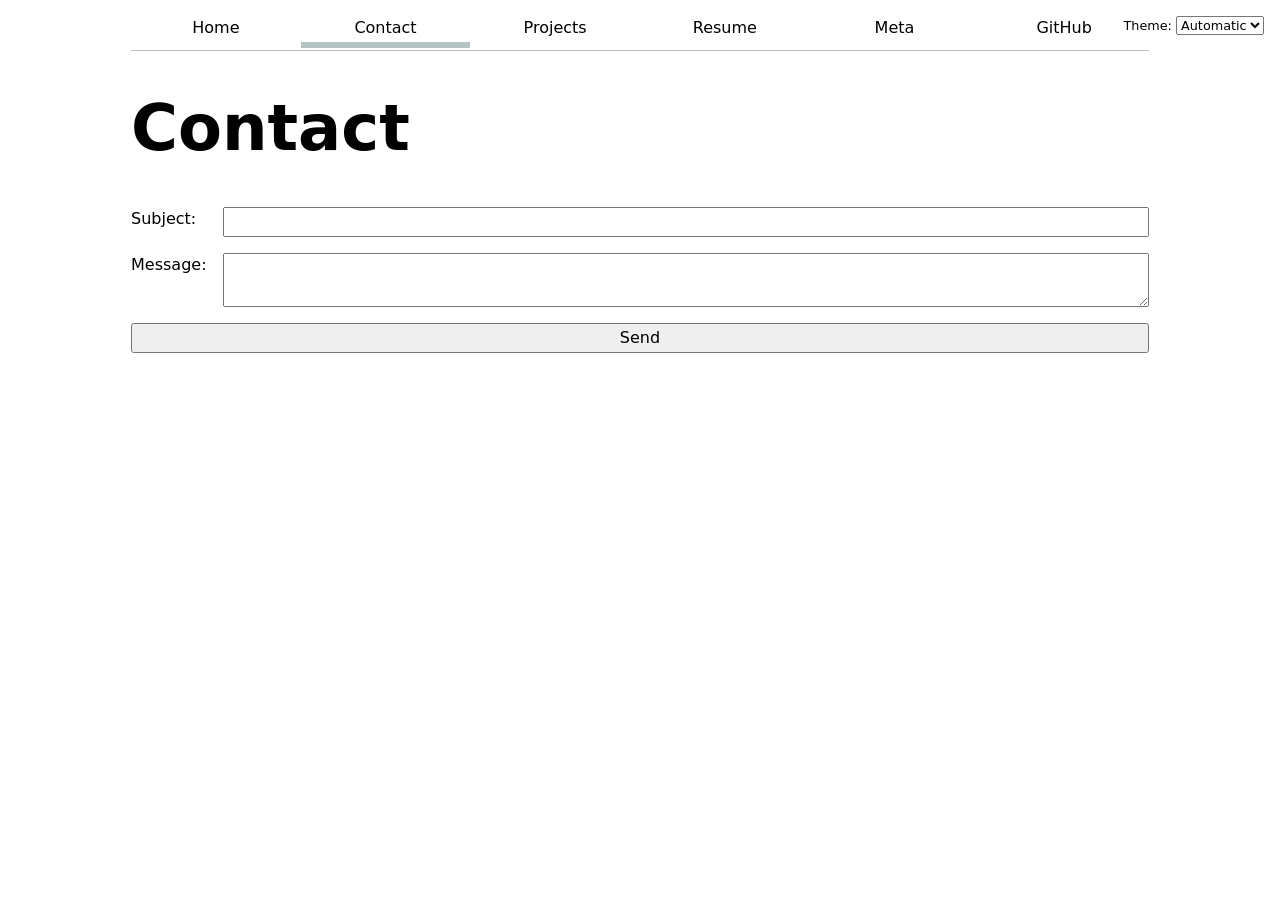
<file: contact/index.html>
<!DOCTYPE html>
<html lang="en">
<head>
    <meta charset="UTF-8">
    <meta name="viewport" content="width=device-width, initial-scale=1.0">
    <title>Contact</title>
    <link rel="stylesheet" href="style.css">
    <script type="module" src="../global.js"></script>
</head>
<body>
    <h1>Contact</h1>
    <form action="mailto:ais007@ucsd.edu" method="get">
        <label>
            Subject:
            <input name="subject">
        </label>
        
        <label>
            Message:
            <textarea name="body"></textarea>
        </label>

        <button>Send</button>
    </form>
</body>
</html>
</file>
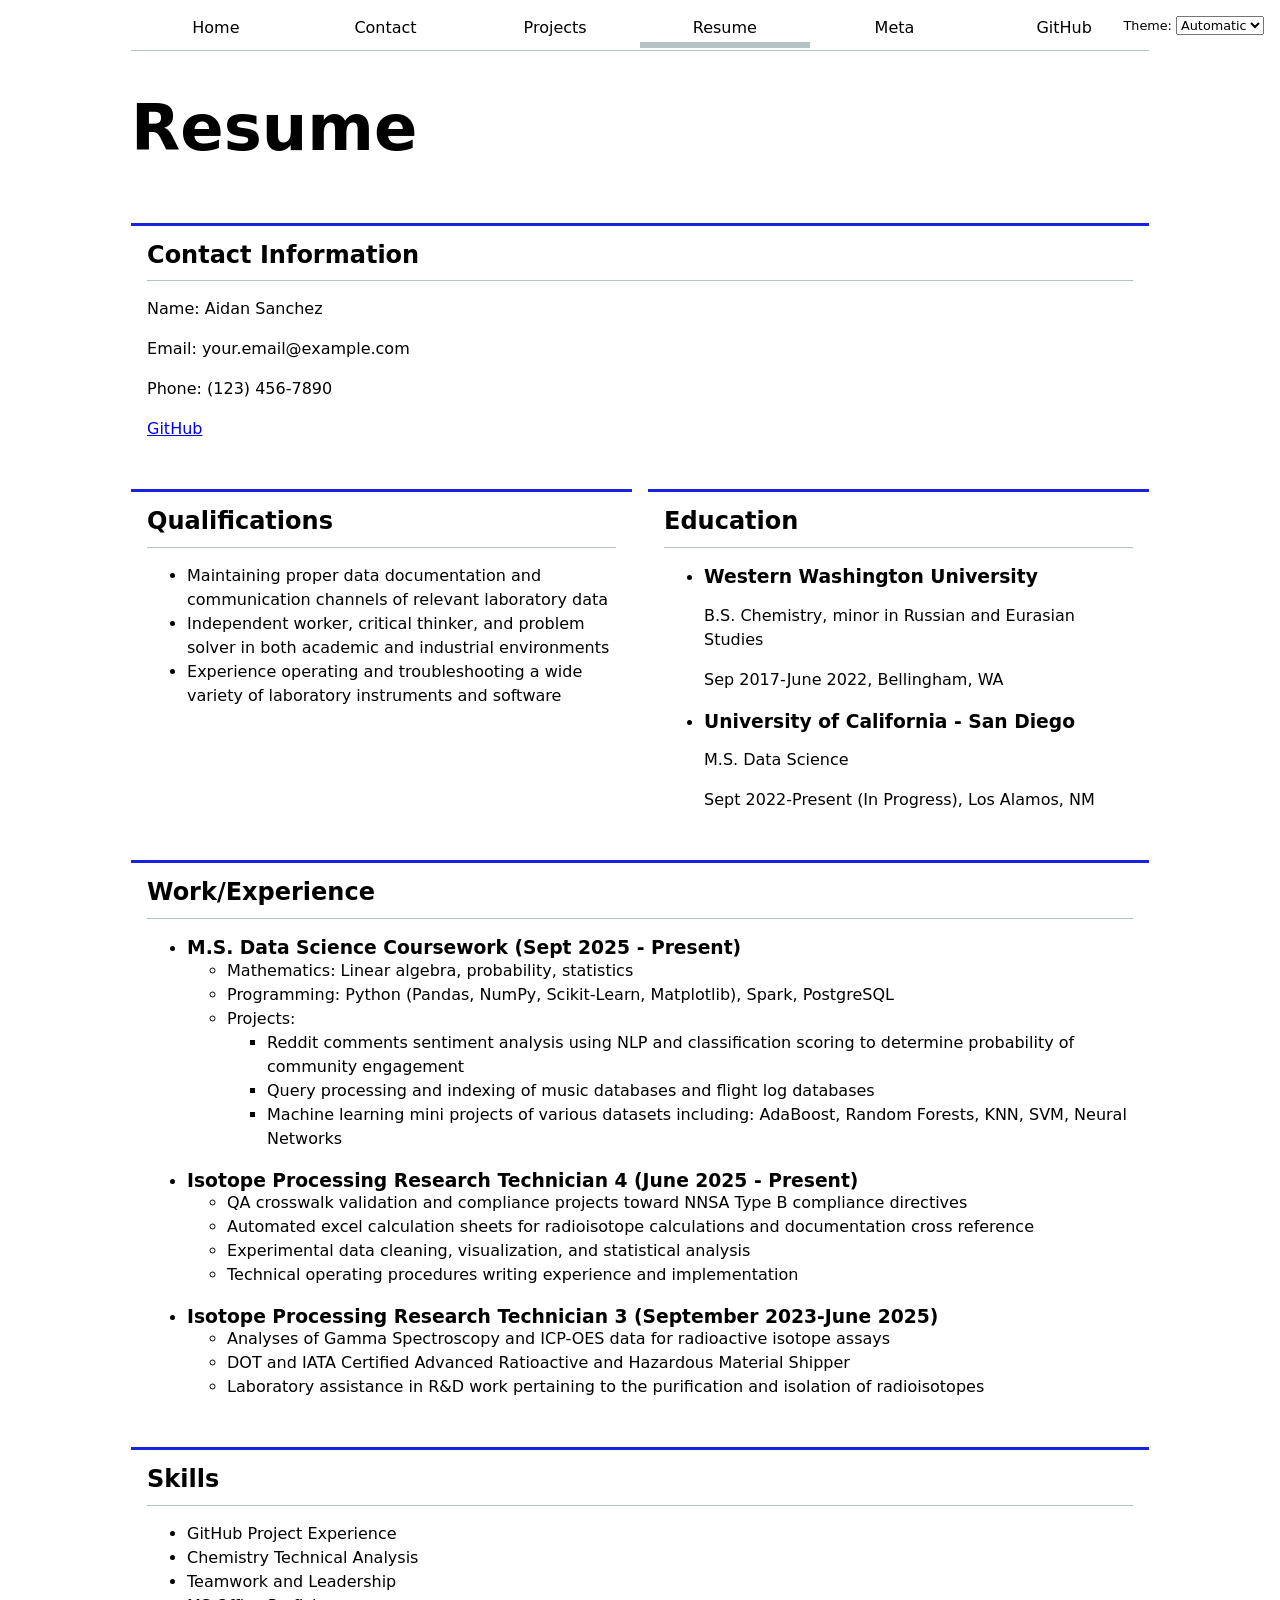
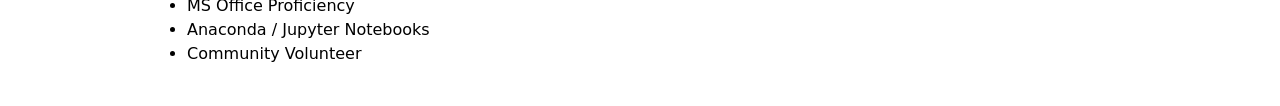
<file: Resume/index.html>
<!DOCTYPE html>
<html lang="en">
<head>
    <meta charset="UTF-8">
    <meta name="viewport" content="width=device-width, initial-scale=1.0">
    <title>Resume</title>
    <link rel="stylesheet" href="style.css">
    <script type="module" src="../global.js"></script>
</head>
<body>
    <main>
        <h1>Resume</h1>
        <article class="resume-wide">
            <h2>Contact Information</h2>
            <p>Name: Aidan Sanchez</p>
            <p>Email: your.email@example.com</p>
            <p>Phone: (123) 456-7890</p>
            <p><a href="https://github.com/AidanAide" target="_blank">GitHub</a></p>
        </article>
        <section>
            <h2>Qualifications</h2>
            <ul>
                <li>Maintaining proper data documentation and communication channels of relevant laboratory data</li>
                <li>Independent worker, critical thinker, and problem solver in both academic and industrial environments</li>
                <li>Experience operating and troubleshooting a wide variety of laboratory instruments and software</li>
            </ul>
        </section>

        <section>
            <h2>Education</h2>
            <ul>
                <li>
                    <h3>Western Washington University</h3>
                    <p>B.S. Chemistry, minor in Russian and Eurasian Studies</p>
                    <p><time>Sep 2017</time>-<time>June 2022</time>, Bellingham, WA</p>
                </li>
                <li>
                    <h3>University of California - San Diego</h3>
                    <p>M.S. Data Science</p>
                    <p><time>Sept 2022</time>-Present (In Progress), Los Alamos, NM</p>
                </li>
            </ul>
        </section>

        <section class="resume-wide">
            <h2>Work/Experience</h2>
            <ul>
                <li>
                    <h3>M.S. Data Science Coursework (<time>Sept 2025</time> - Present)</h3>
                    <ul>
                        <li>Mathematics: Linear algebra, probability, statistics</li>
                        <li>Programming: Python (Pandas, NumPy, Scikit-Learn, Matplotlib), Spark, PostgreSQL</li>
                        <li>Projects:
                            <ul>
                                <li>Reddit comments sentiment analysis using NLP and classification scoring to determine probability of community engagement</li>
                                <li>Query processing and indexing of music databases and flight log databases</li>
                                <li>Machine learning mini projects of various datasets including: AdaBoost, Random Forests, KNN, SVM, Neural Networks</li>
                            </ul>
                        </li>
                    </ul>
                </li>
                <li>
                    <h3>Isotope Processing Research Technician 4 (<time>June 2025</time> - Present)</h3>
                    <ul>
                        <li>QA crosswalk validation and compliance projects toward NNSA Type B compliance directives</li>
                        <li>Automated excel calculation sheets for radioisotope calculations and documentation cross reference</li>
                        <li>Experimental data cleaning, visualization, and statistical analysis</li>
                        <li>Technical operating procedures writing experience and implementation</li>
                    </ul>
                </li>
                <li>
                    <h3>Isotope Processing Research Technician 3 (<time>September 2023</time>-<time>June 2025</time>)</h3>
                    <ul>
                        <li>Analyses of Gamma Spectroscopy and ICP-OES data for radioactive isotope assays</li>
                        <li>DOT and IATA Certified Advanced Ratioactive and Hazardous Material Shipper</li>
                        <li>Laboratory assistance in R&amp;D work pertaining to the purification and isolation of radioisotopes</li>
                    </ul>
                </li>
            </ul>
        </section>

        <section class="resume-wide">
            <h2>Skills</h2>
            <ul>
                <li>GitHub Project Experience</li>
                <li>Chemistry Technical Analysis</li>
                <li>Teamwork and Leadership</li>
                <li>MS Office Proficiency</li>
                <li>Anaconda / Jupyter Notebooks</li>
                <li>Community Volunteer</li>
            </ul>
        </section>
    </main>
</body>
</html>
</file>
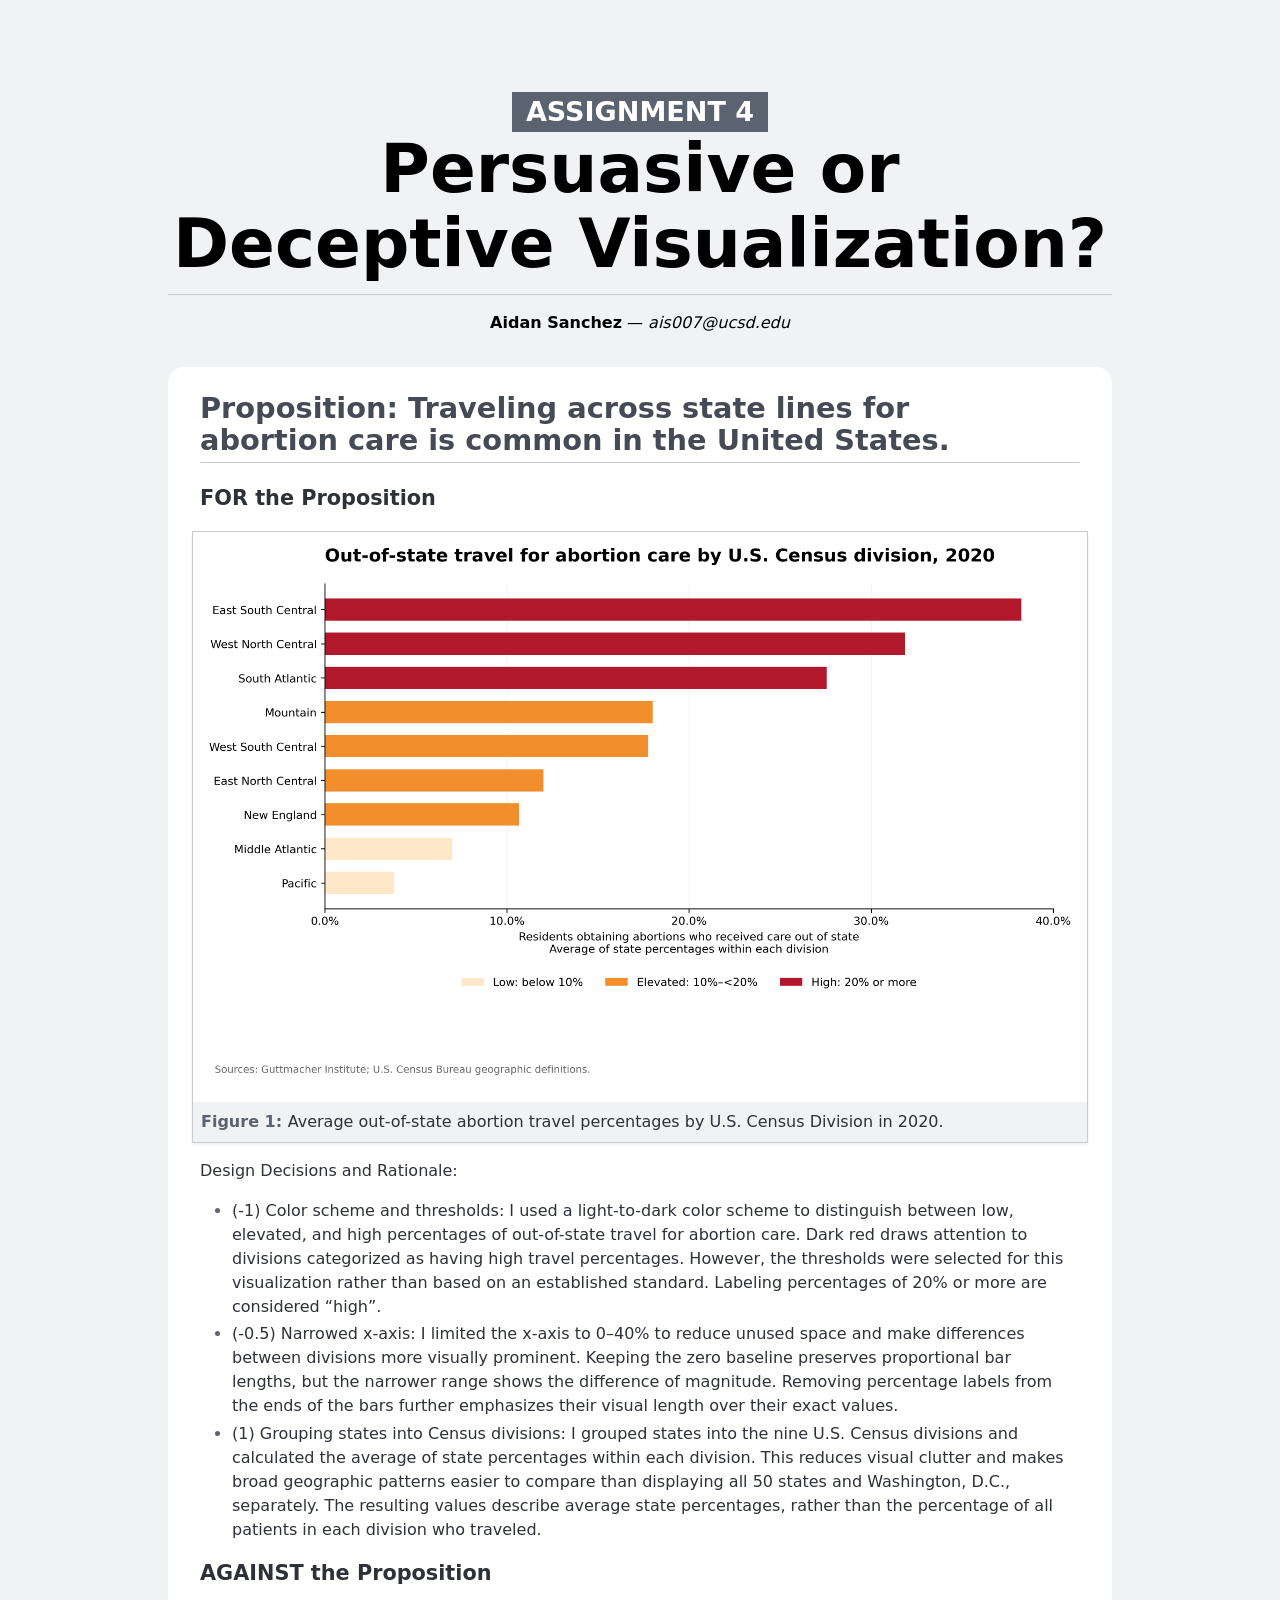
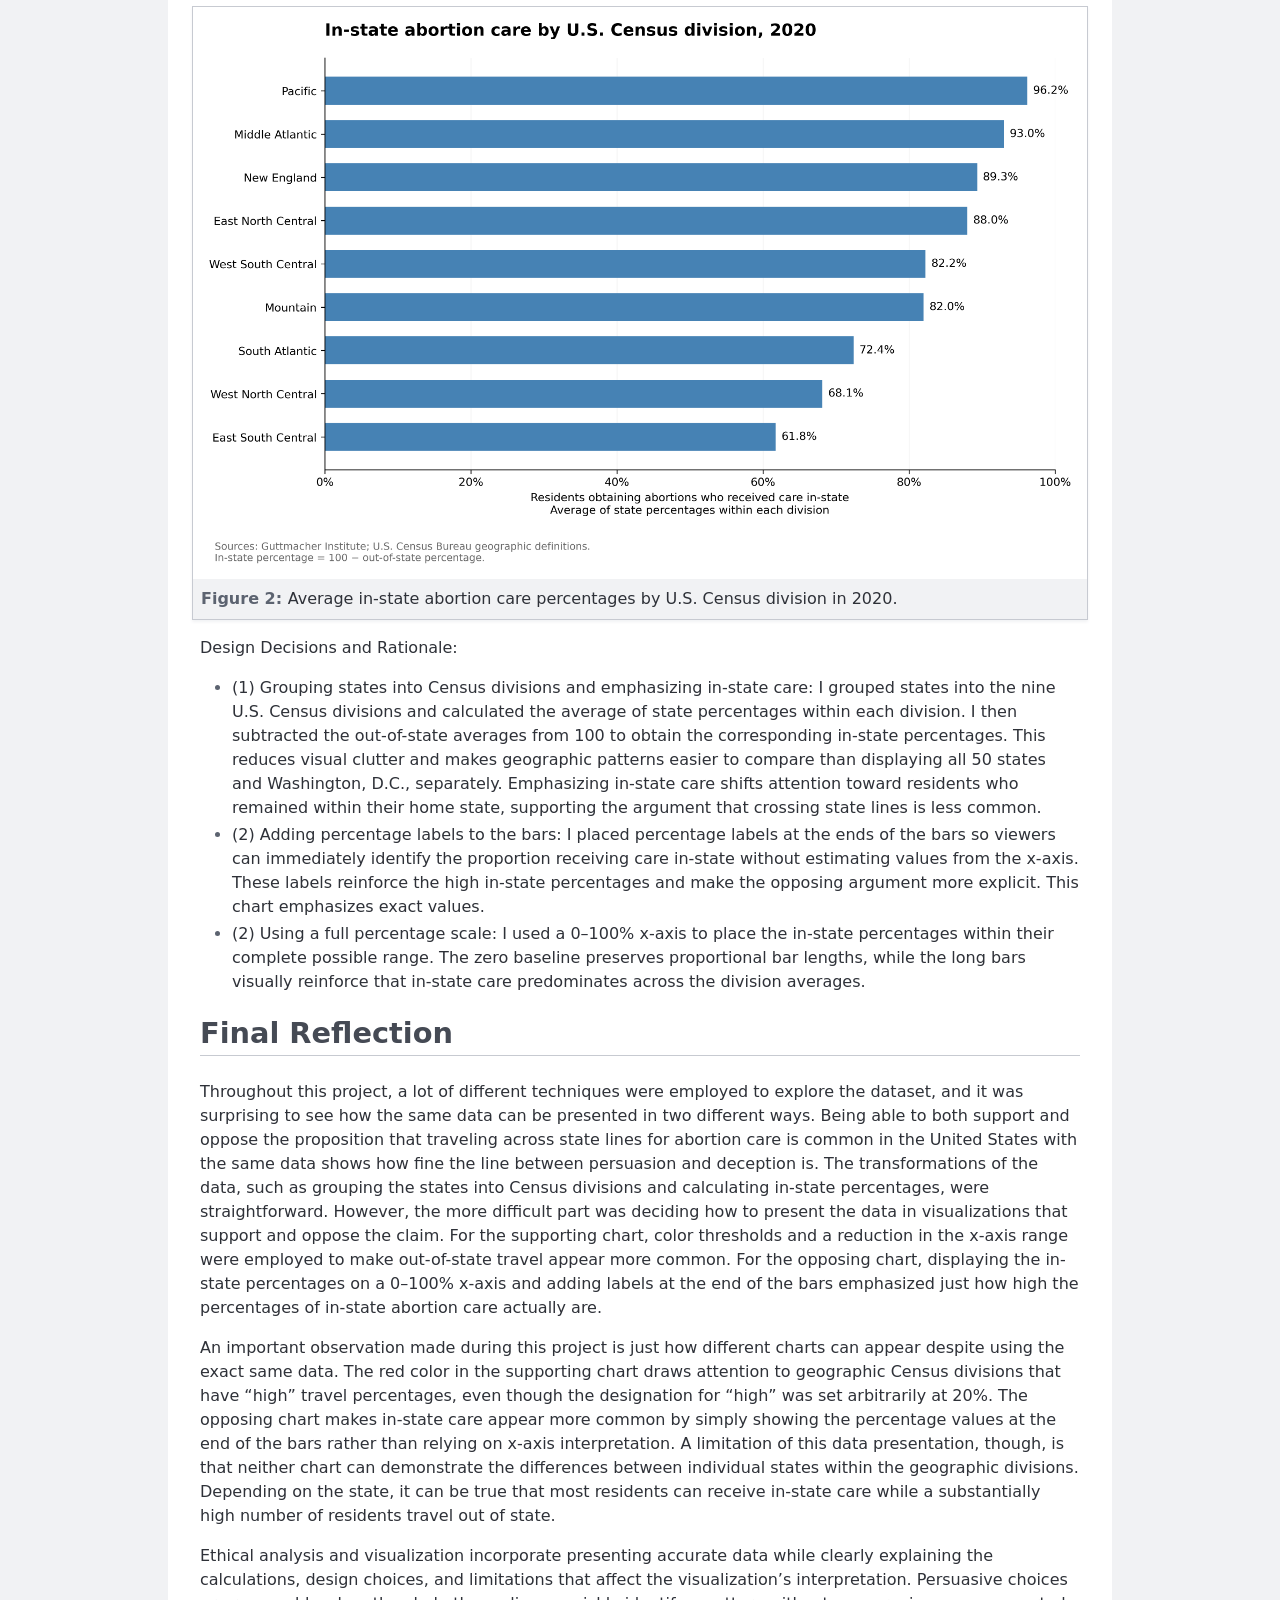
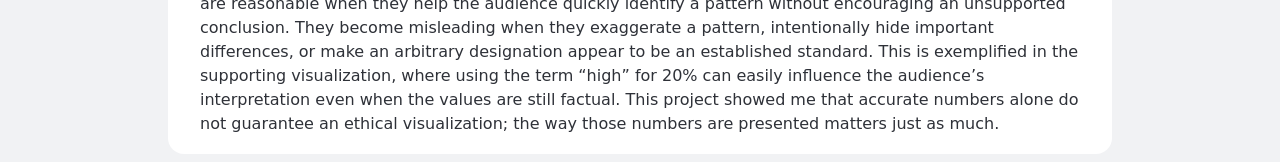
<file: projects/Project 2/project2_report.html>
<!DOCTYPE html>
<html lang="en">
  <head>
    <title>Project 2 Report</title>
    <style>
      :root {
        --color-neutral-95: hsl(220 10% 95%);
        --color-neutral-90: hsl(220 10% 90%);
        --color-neutral-80: hsl(220 10% 80%);
        --color-neutral-70: hsl(220 10% 70%);
        --color-neutral-60: hsl(220 10% 60%);
        --color-neutral-50: hsl(220 10% 50%);
        --color-neutral-40: hsl(220 10% 40%);
        --color-neutral-30: hsl(220 10% 30%);
        --color-neutral-20: hsl(220 10% 20%);
        --color-neutral-10: hsl(220 10% 10%);
      }

      html {
        font: 100%/1.5 system-ui;
        counter-reset: figure;
        background: var(--color-neutral-95);
        max-width: min(75vw, 80em);
        margin: 0 auto;
      }

      /* Headings */

      h1,
      h2,
      h3,
      h4,
      h5,
      h6 {
        line-height: 1.1;
        font-weight: 600;
        text-wrap: balance;
      }

      h1,
      h2 {
        border-bottom: 1px solid var(--color-neutral-80);
        padding-bottom: 0.2em;
      }

      h1 {
        margin-block: 1em 0.5rem;
        font-size: clamp(2.5em, 150% + 2vh + 2vw, 10vmin);
        font-weight: 800;

        small {
          display: block;
          width: fit-content;
          padding: 0.2em 0.5em;
          margin-inline: auto;
          color: white;
          background: var(--color-neutral-40);
          font-size: 40%;
          text-transform: uppercase;
          white-space: nowrap;
        }
      }

      h2 {
        font-size: 180%;
        color: var(--color-neutral-30);
      }

      h3 {
        font-size: 130%;
      }

      /* Lists */

      ul,
      ol {
        padding-inline-start: 2em;
      }

      li {
        &::marker {
          color: var(--color-neutral-40);
        }

        + li {
          margin-top: 0.2em;
        }
      }

      /* Sectioning elements */

      header {
        padding-block: 1em;
        text-align: center;
      }

      main {
        background: white;
        color: var(--color-neutral-20);
        border-radius: 1rem;
        padding: 0.1rem 2rem;
      }

      /* Figures */

      figure img {
        display: block;
        max-width: 100%;
        height: auto;
        margin-inline: auto;
      }

      figure {
        margin: 1em 0;
        padding: 0.5rem;
        margin-inline: -0.5em;
        border: 1px solid var(--color-neutral-80);
        box-shadow: 0 0.1em 0.2em var(--color-neutral-95);
        text-align: center;
        background: white;

        > figcaption {
          font: 500 75% var(--font-sans);
          background: var(--color-neutral-95);
          padding: 0.5rem;
          margin: -0.5rem;
          margin-top: 0.5rem;
          counter-increment: figure;
          text-align: left;

          &::before {
            content: 'Figure ' counter(figure) ': ';
            font-weight: bold;
            color: var(--color-neutral-40);
          }

          a:not(:hover, :focus, :active) {
            color: inherit;
            text-decoration: underline;
            text-decoration-color: color-mix(
              in lab,
              currentColor,
              transparent 70%
            );
          }
        }
      }
    </style>
  </head>

  <body>
    <header>
      <h1>
        <small>Assignment 4</small>
        Persuasive or Deceptive Visualization?
      </h1>

      <p><strong>Aidan Sanchez</strong> — <em>ais007@ucsd.edu</em></p>
    </header>

    <main>
      <h2>Proposition: Traveling across state lines for abortion care is common in the United States.</h2>

      <section>
        <h3>FOR the Proposition</h3>

        <figure>
          <img src="../../images/travel_color_thresholds_support.png" alt="" width=1200 />
          <figcaption>Average out-of-state abortion travel percentages by U.S. Census Division in 2020.</figcaption>
        </figure>

        <p>Design Decisions and Rationale:</p>

        <ul>
          <li> (-1) Color scheme and thresholds: I used a light-to-dark color scheme to distinguish between low, elevated, and high percentages of out-of-state travel for abortion care. Dark red draws attention to divisions categorized as having high travel percentages. However, the thresholds were selected for this visualization rather than based on an established standard. Labeling percentages of 20% or more are considered “high”.</li>
          <li> (-0.5) Narrowed x-axis: I limited the x-axis to 0–40% to reduce unused space and make differences between divisions more visually prominent. Keeping the zero baseline preserves proportional bar lengths, but the narrower range shows the difference of magnitude. Removing percentage labels from the ends of the bars further emphasizes their visual length over their exact values.</li>
          <li> (1) Grouping states into Census divisions: I grouped states into the nine U.S. Census divisions and calculated the average of state percentages within each division. This reduces visual clutter and makes broad geographic patterns easier to compare than displaying all 50 states and Washington, D.C., separately. The resulting values describe average state percentages, rather than the percentage of all patients in each division who traveled.</li>
        </ul>
      </section>

      <section>
        <h3>AGAINST the Proposition</h3>

        <figure>
          <img src="../../images/travel_divisions_opposition.png" alt="" width=1200 />
          <figcaption>Average in-state abortion care percentages by U.S. Census division in 2020.</figcaption>
        </figure>

        <p>Design Decisions and Rationale:</p>

        <ul>
          <li> (1) Grouping states into Census divisions and emphasizing in-state care: I grouped states into the nine U.S. Census divisions and calculated the average of state percentages within each division. I then subtracted the out-of-state averages from 100 to obtain the corresponding in-state percentages. This reduces visual clutter and makes geographic patterns easier to compare than displaying all 50 states and Washington, D.C., separately. Emphasizing in-state care shifts attention toward residents who remained within their home state, supporting the argument that crossing state lines is less common.</li>
          <li> (2) Adding percentage labels to the bars: I placed percentage labels at the ends of the bars so viewers can immediately identify the proportion receiving care in-state without estimating values from the x-axis. These labels reinforce the high in-state percentages and make the opposing argument more explicit. This chart emphasizes exact values.</li>
          <li> (2) Using a full percentage scale: I used a 0–100% x-axis to place the in-state percentages within their complete possible range. The zero baseline preserves proportional bar lengths, while the long bars visually reinforce that in-state care predominates across the division averages.</li>
        </ul>
      </section>

      <section>
        <h2>Final Reflection</h2>
        
        <p>Throughout this project, a lot of different techniques were employed to explore the dataset, and it was surprising to see how the same data can be presented in two different ways. Being able to both support and oppose the proposition that traveling across state lines for abortion care is common in the United States with the same data shows how fine the line between persuasion and deception is. The transformations of the data, such as grouping the states into Census divisions and calculating in-state percentages, were straightforward. However, the more difficult part was deciding how to present the data in visualizations that support and oppose the claim. For the supporting chart, color thresholds and a reduction in the x-axis range were employed to make out-of-state travel appear more common. For the opposing chart, displaying the in-state percentages on a 0–100% x-axis and adding labels at the end of the bars emphasized just how high the percentages of in-state abortion care actually are. </p>

        <p>An important observation made during this project is just how different charts can appear despite using the exact same data. The red color in the supporting chart draws attention to geographic Census divisions that have “high” travel percentages, even though the designation for “high” was set arbitrarily at 20%. The opposing chart makes in-state care appear more common by simply showing the percentage values at the end of the bars rather than relying on x-axis interpretation. A limitation of this data presentation, though, is that neither chart can demonstrate the differences between individual states within the geographic divisions. Depending on the state, it can be true that most residents can receive in-state care while a substantially high number of residents travel out of state.</p>

        <p>Ethical analysis and visualization incorporate presenting accurate data while clearly explaining the calculations, design choices, and limitations that affect the visualization’s interpretation. Persuasive choices are reasonable when they help the audience quickly identify a pattern without encouraging an unsupported conclusion. They become misleading when they exaggerate a pattern, intentionally hide important differences, or make an arbitrary designation appear to be an established standard. This is exemplified in the supporting visualization, where using the term “high” for 20% can easily influence the audience’s interpretation even when the values are still factual. This project showed me that accurate numbers alone do not guarantee an ethical visualization; the way those numbers are presented matters just as much.</p>
      </section>
    </main>
  </body>
</html>
</file>
<file: contact/style.css>
html {
    color-scheme: light dark;
    --color-accent: oklch(43.331% 0.26421 266.404);
    accent-color: var(--color-accent);
}
body {
    /*Set line height to 1.5 times the font size
    */
    font: 100%/1.5 system-ui;
    max-width: 100ch;
    margin-inline: auto;
    padding: 0 1rem;
}
.color-scheme {
    position: absolute;
    top: 1rem;
    right: 1rem;
    font-size: 80%;
}
.color-scheme select,
input,
textarea,
button {
    font: inherit;
}
ul {
    display: contents;
}
li {
    display: contents;
}
nav {
    --border-color: oklch(50% 10% 200 / 40%);
    display: flex;
    border-bottom-width: 1px;
    border-bottom-style: solid;
    border-bottom-color: var(--border-color);
}
nav a {
    flex: 1;
    text-decoration: none;
    color: inherit;
    text-align: center;
    padding: 0.5rem;
    margin-bottom: 0.1rem;
}
nav a.current {
    border-bottom: 0.4em solid var(--border-color);
    padding-bottom: 0.1rem;
}
nav a:hover {
    border-bottom: 0.4em solid var(--color-accent);
    padding-bottom: 0.1rem;
    background-color: color-mix(in oklch, var(--color-accent), canvas 85%);
}
form input,
form textarea,
form button {
    font: inherit;
}
form {
    display: grid;
    grid-template-columns: max-content 1fr;
    gap: 1em;
}
form label {
    display: grid;
    grid-column: 1 / -1;
    grid-template-columns: subgrid;
}
form button {
    grid-column: 1 / -1;
}
h1{
    font-size: 400%;
    line-height: 1.1;
    text-wrap: balance;
}
h2 {
    margin: 0;
    line-height: 1.1;
    text-wrap: balance;
}
h3 {
    margin: 0;
    line-height: 1.1;
    text-wrap: balance;
}
h4 {
    margin: 0;
    line-height: 1.1;
    text-wrap: balance;
}
h5 {
    margin: 0;
    line-height: 1.1;
    text-wrap: balance;
}
</file>
<file: Resume/style.css>
html {
    color-scheme: light dark;
    --color-accent: oklch(43.331% 0.26421 266.404);
    accent-color: var(--color-accent);
}
body {
    /*Set line height to 1.5 times the font size
    */
    font: 100%/1.5 system-ui;
    max-width: 100ch;
    margin-inline: auto;
    padding: 0 1rem;
}
.color-scheme {
    position: absolute;
    top: 1rem;
    right: 1rem;
    font-size: 80%;
}
.color-scheme select,
input,
textarea,
button {
    font: inherit;
}
nav ul {
    display: contents;
}
nav li {
    display: contents;
}
nav {
    --border-color: oklch(50% 10% 200 / 40%);
    display: flex;
    border-bottom-width: 1px;
    border-bottom-style: solid;
    border-bottom-color: var(--border-color);
}
nav a {
    flex: 1;
    text-decoration: none;
    color: inherit;
    text-align: center;
    padding: 0.5rem;
    margin-bottom: 0.1rem;
}
nav a.current {
    border-bottom: 0.4em solid var(--border-color);
    padding-bottom: 0.1rem;
}
nav a:hover {
    border-bottom: 0.4em solid var(--color-accent);
    padding-bottom: 0.1rem;
    background-color: color-mix(in oklch, var(--color-accent), canvas 85%);
}
h1{
    font-size: 400%;
    line-height: 1.1;
    text-wrap: balance;
}
h2 {
    margin: 0;
    line-height: 1.1;
    text-wrap: balance;
}
h3 {
    margin: 0;
    line-height: 1.1;
    text-wrap: balance;
}
h4 {
    margin: 0;
    line-height: 1.1;
    text-wrap: balance;
}
h5 {
    margin: 0;
    line-height: 1.1;
    text-wrap: balance;
}
main {
    display: grid;
    grid-template-columns: 1fr 1fr;
    gap: 1em;
}
main h1,
.resume-wide {
    grid-column: 1 / -1;
}
main article,
main section {
    border-top: 0.2em solid var(--color-accent);
    padding: 1em;
}
main h2 {
    border-bottom: 1px solid oklch(80% 3% 200);
    padding-bottom: 0.5em;
    margin-bottom: 0.5em;
}
main h3 {
    margin-top: 1em;
}
</file>
